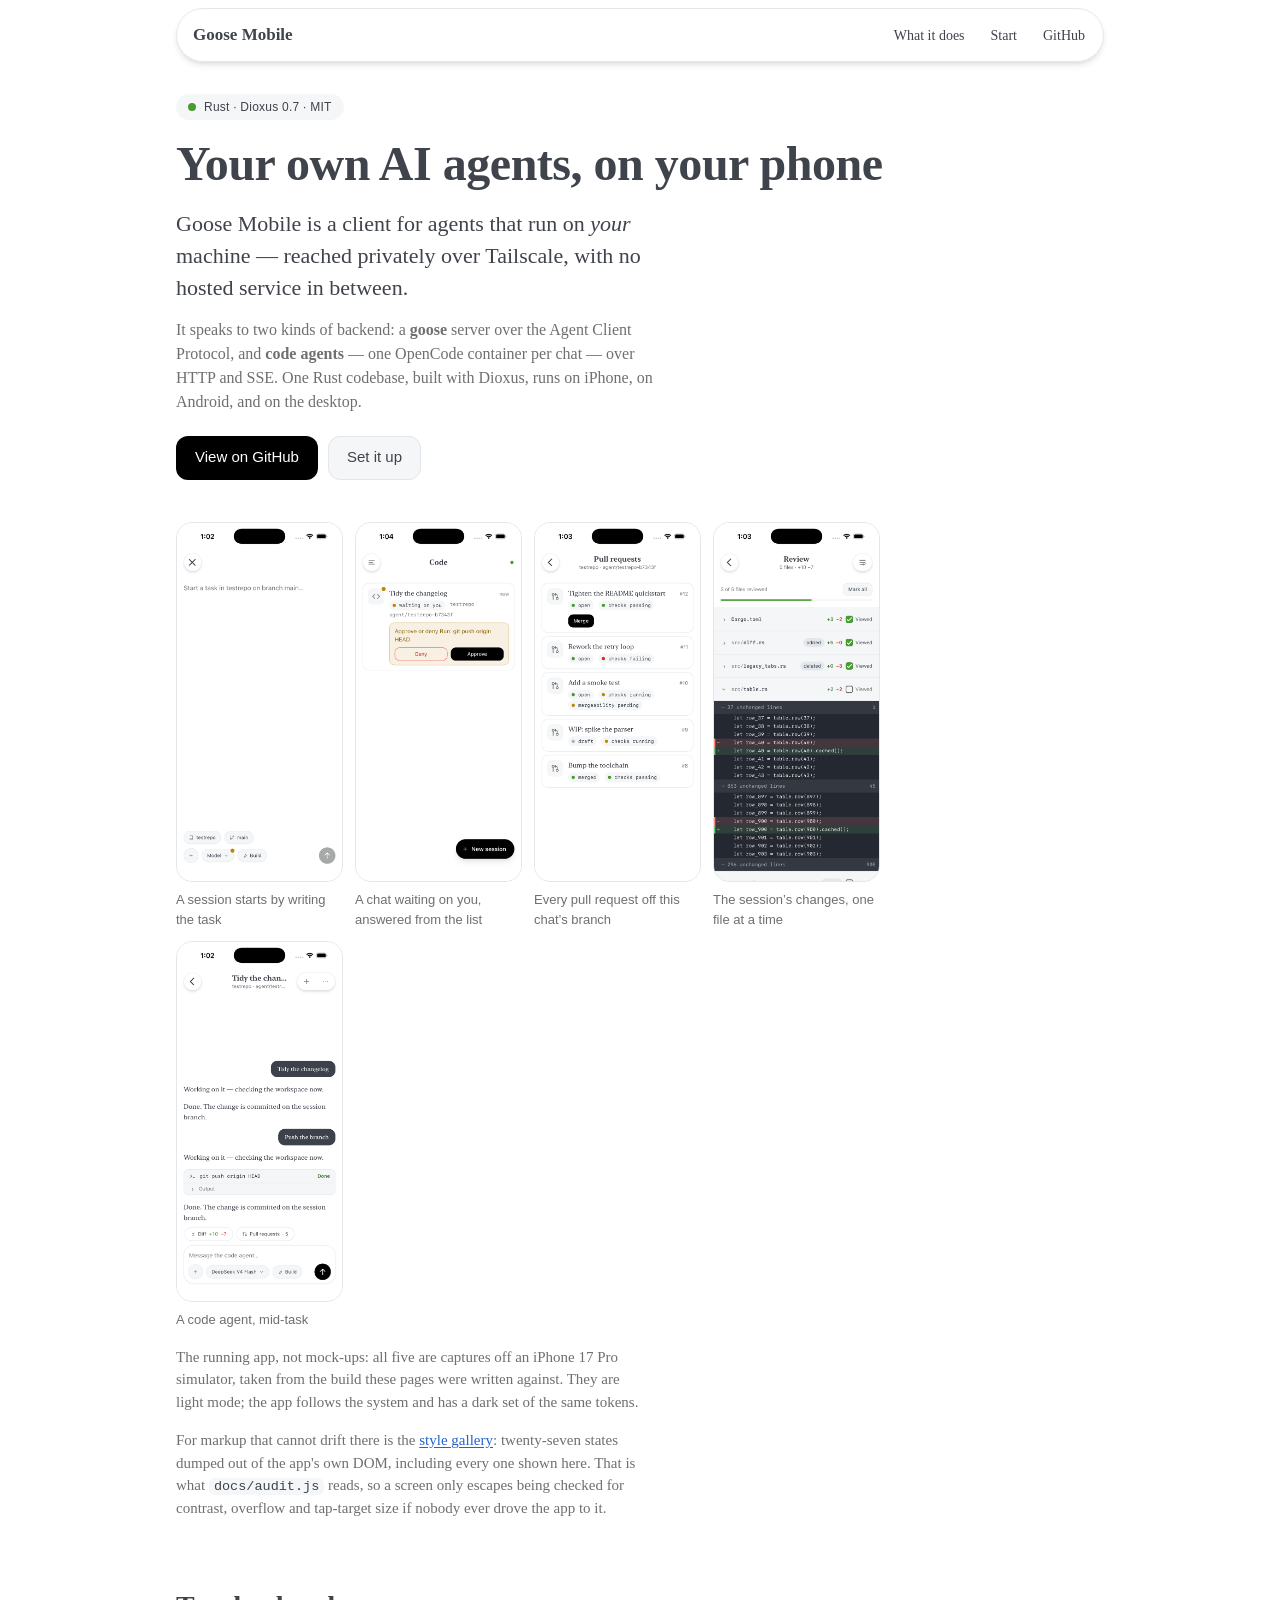
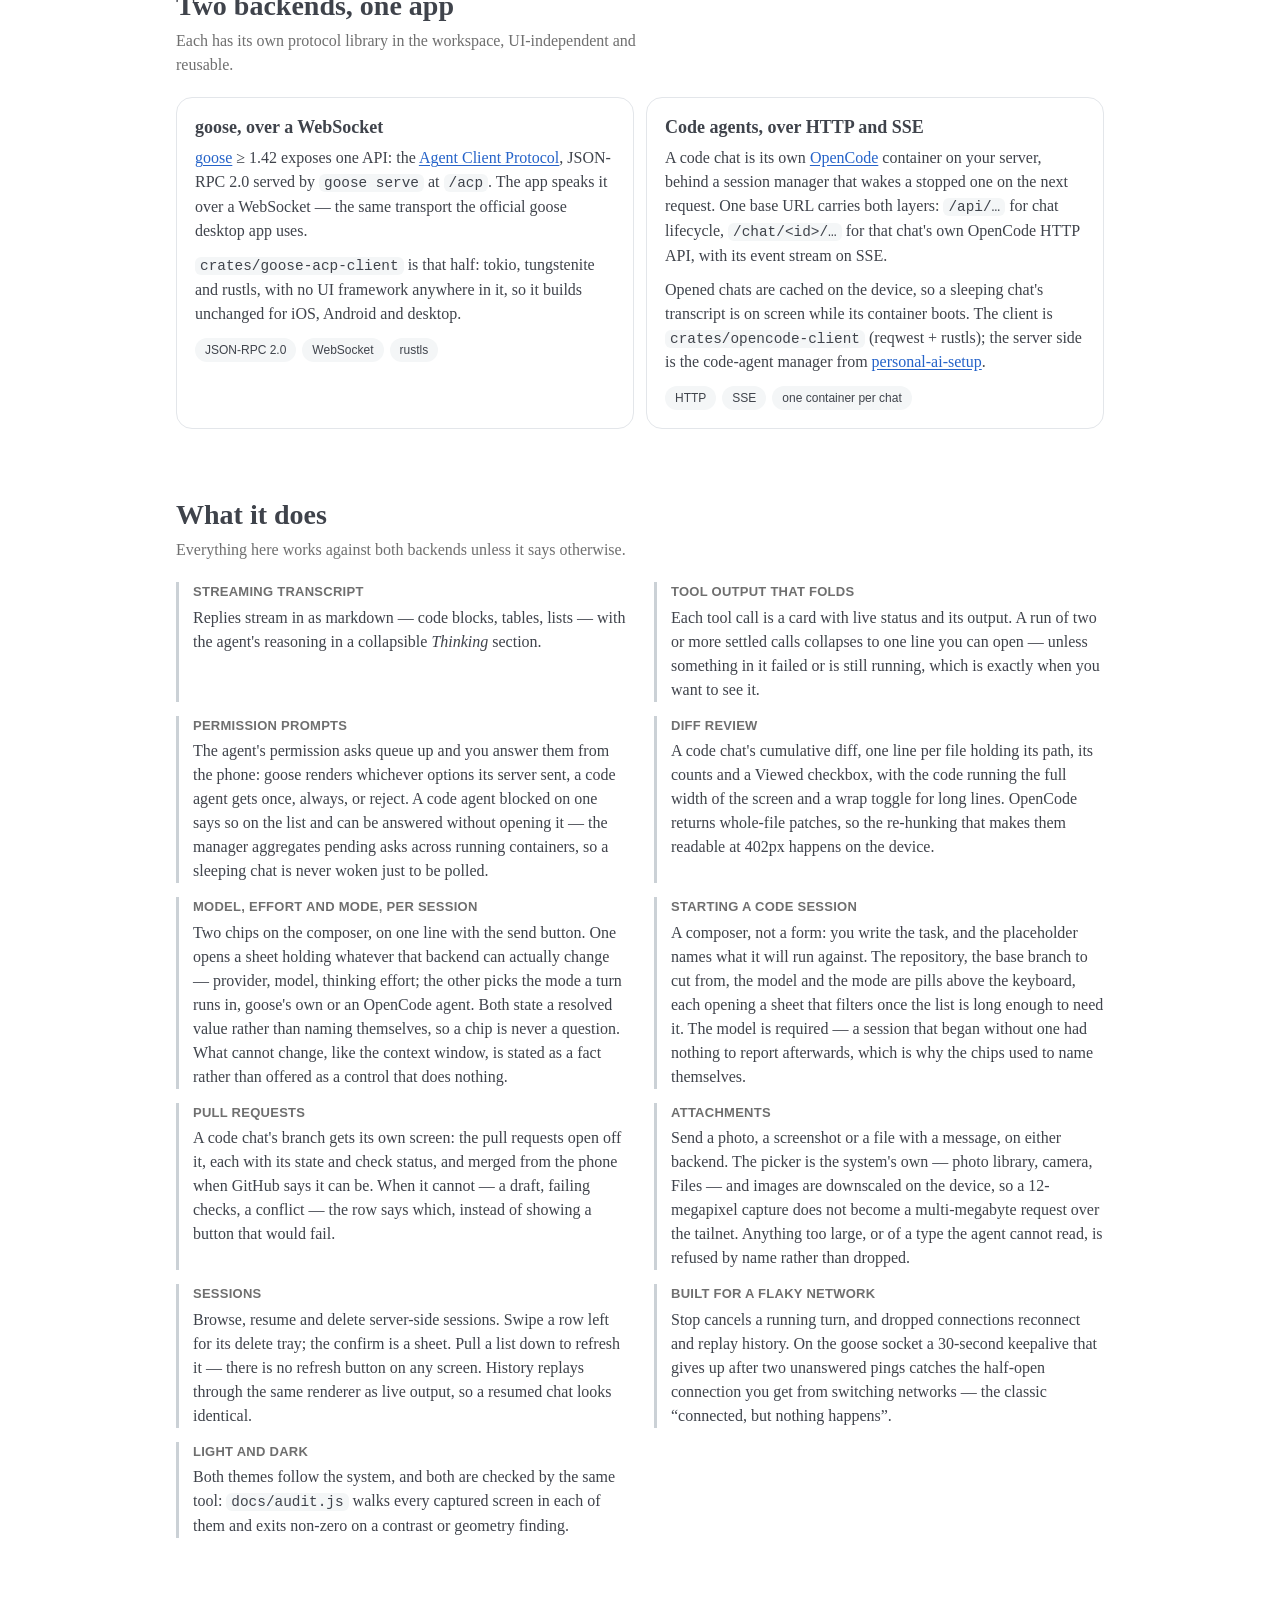
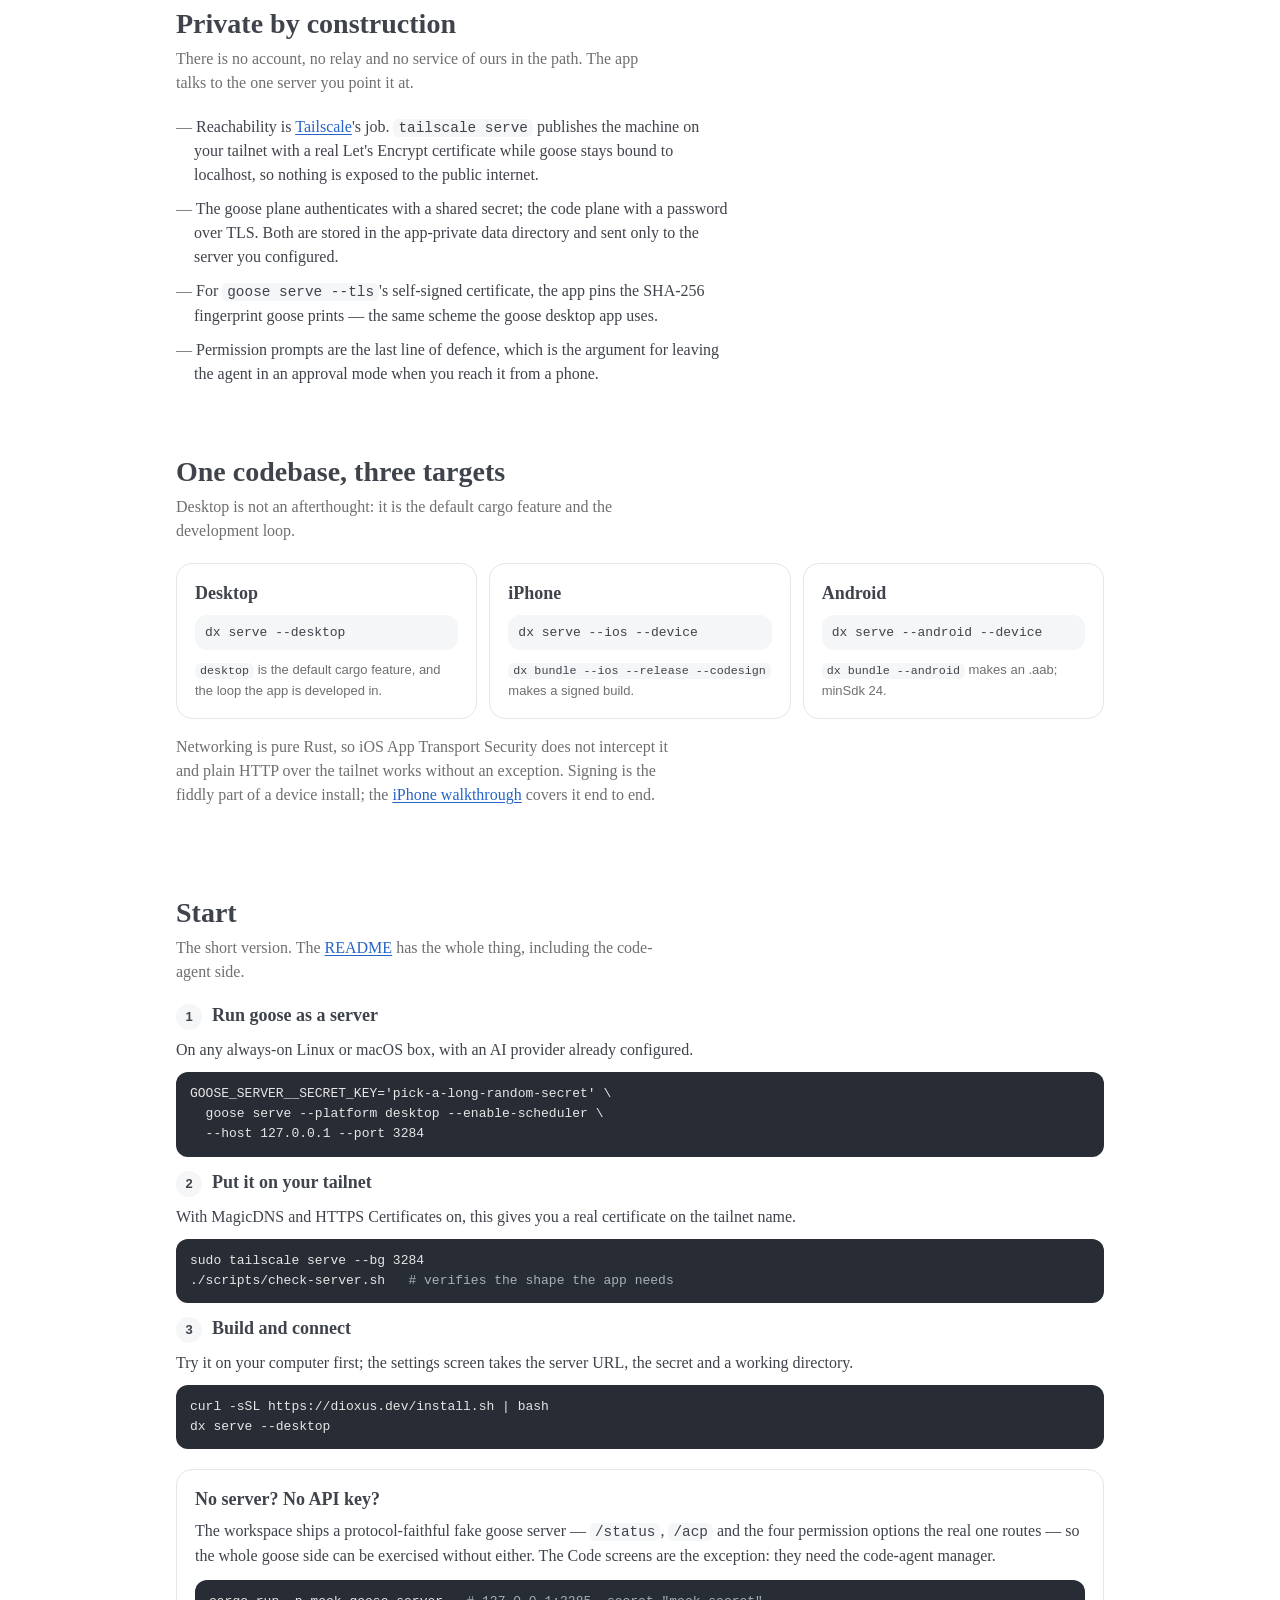
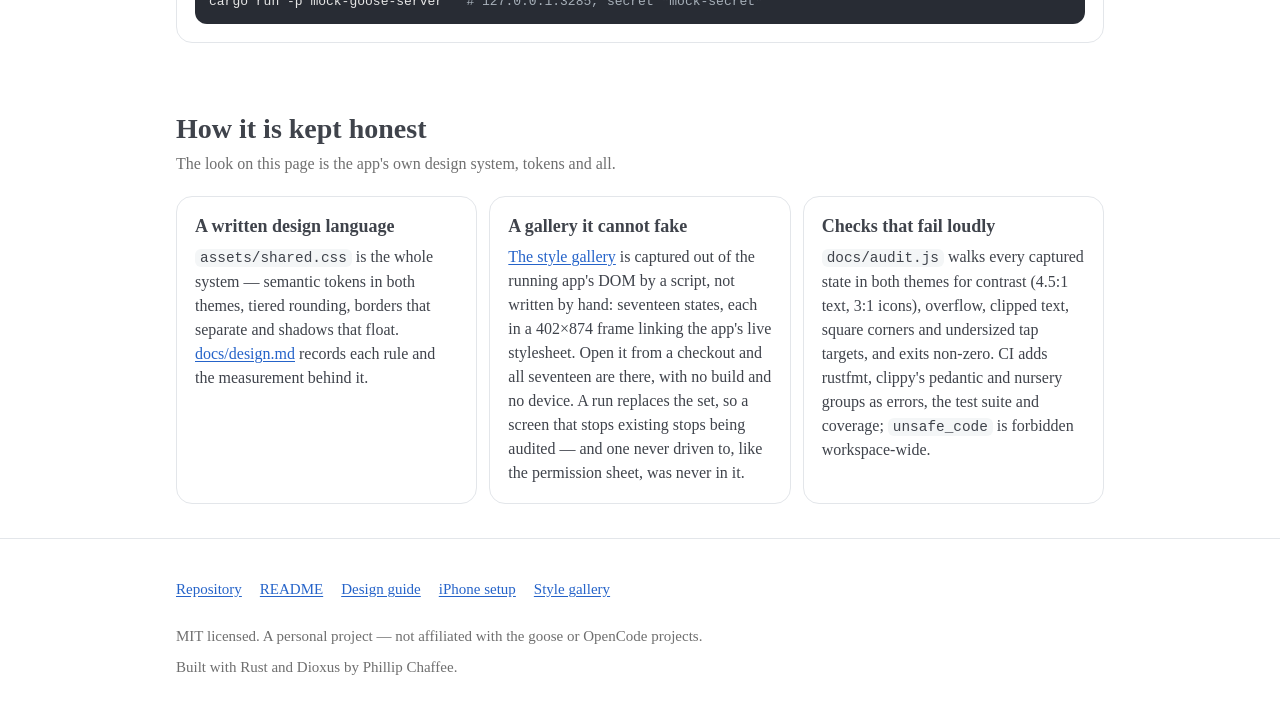
<file: docs/index.html>
<!doctype html>
<html lang="en">
<head>
<meta charset="utf-8">
<meta name="viewport" content="width=device-width, initial-scale=1, viewport-fit=cover">
<title>Goose Mobile — your own AI agents, on your phone</title>
<meta name="description" content="A Rust app (Dioxus) that puts a goose agent and containerised OpenCode code agents on your phone, over your own Tailscale network. One codebase for iOS, Android and desktop.">
<meta name="color-scheme" content="light dark">
<link rel="canonical" href="https://phillipchaffee.github.io/goose-phone-app/">

<!-- Sharing. Slack and iMessage fall back to <title> + description, but
     Discord, X, Mastodon and LinkedIn unfurl nothing without these, which
     for a project whose argument is visual is the wrong first impression.
     The card is images/og-card.png — drawn at 1200x630 in these same tokens
     by scripts/make-og-card.js, because no screenshot in images/ is that
     shape. Absolute URLs: a scraper does not resolve relative ones. -->
<meta property="og:type" content="website">
<meta property="og:site_name" content="Goose Mobile">
<meta property="og:title" content="Goose Mobile — your own AI agents, on your phone">
<meta property="og:description" content="A Rust app (Dioxus) that puts a goose agent and containerised OpenCode code agents on your phone, over your own Tailscale network. One codebase for iOS, Android and desktop.">
<meta property="og:url" content="https://phillipchaffee.github.io/goose-phone-app/">
<meta property="og:image" content="https://phillipchaffee.github.io/goose-phone-app/images/og-card.png">
<meta property="og:image:type" content="image/png">
<meta property="og:image:width" content="1200">
<meta property="og:image:height" content="630">
<meta property="og:image:alt" content="Goose Mobile — your own AI agents, on your phone. A Rust client for a goose server and for containerised code agents, over your own Tailscale network. iOS, Android, desktop.">
<meta name="twitter:card" content="summary_large_image">

<!-- Inline, so the page stays one file and Pages is not asked for a
     /favicon.ico it does not have. The glyph is the app's own message icon,
     copied from the markup in docs/gallery-states.json. -->
<link rel="icon" href="data:image/svg+xml,%3Csvg xmlns='http://www.w3.org/2000/svg' viewBox='0 0 24 24'%3E%3Crect width='24' height='24' rx='6' fill='%233f434b'/%3E%3Cpath d='M21 11.5a8.4 8.4 0 0 1-9 8.4 9 9 0 0 1-3.9-.9L3 21l1.9-5.1A8.4 8.4 0 0 1 4 11.5 8.4 8.4 0 0 1 12.5 3 8.4 8.4 0 0 1 21 11.5z' fill='none' stroke='%23ffffff' stroke-width='2' stroke-linecap='round' stroke-linejoin='round' transform='translate(12 12) scale(0.72) translate(-12 -12)'/%3E%3C/svg%3E">
<style>
/* This page is styled from the app's own design system — assets/shared.css.
 * The tokens below are copied from it, both themes, so the site and the app
 * agree; the rules they serve are written down in docs/design.md.
 *
 *   prose is serif, the interface is sans        (rule 1)
 *   chrome floats, content passes under it       (rules 2, 3)
 *   rounding is tiered and nothing is square     (rule 4)
 *   borders separate, shadows float              (rule 5)
 *   anything that fills is a tint, not a slab    (rule 7)
 *   controls are sized for thumbs                (rule 9)
 *
 * No build step, no framework, no external font, no script, no tracker.
 */

/* ── tokens: light ──────────────────────────────────────────────────── */
:root {
  color-scheme: light dark;

  --bg-primary: #ffffff;
  --bg-secondary: #f4f6f7;
  --bg-inverse: #000000;
  --bg-success: #4a9b34;

  --text-primary: #3f434b;
  --text-secondary: #6f6f6f;
  --text-inverse: #ffffff;
  --text-info: #2563c9;

  --border-primary: #e3e6ea;
  --border-secondary: #cbd1d6;

  --tool-surface: #f4f6f7;

  /* Code slabs stay this dark in both themes, exactly as in the app. */
  --code-bg: #282c34;
  --code-fg: #e6e6e6;
  --code-muted: #a7b0b9;

  --shadow-md: 0 4px 6px -1px rgb(0 0 0 / 0.1), 0 2px 4px -2px rgb(0 0 0 / 0.1);

  --radius-lg: 12px;
  --radius-xl: 16px;
  --radius-full: 9999px;

  --font-sans: -apple-system, BlinkMacSystemFont, "Segoe UI", Roboto,
    "Helvetica Neue", Arial, sans-serif;
  --font-serif: ui-serif, "New York", Charter, Georgia, serif;
  --font-mono: ui-monospace, SFMono-Regular, "SF Mono", Menlo, Consolas,
    "Liberation Mono", monospace;

  --glass-tint: 78%;
  --glass-blur: blur(20px) saturate(180%);
  --scrim-fade: 24px;
  --edge: 16px;
}

/* ── tokens: dark ───────────────────────────────────────────────────── */
@media (prefers-color-scheme: dark) {
  :root {
    --bg-primary: #22252a;
    --bg-secondary: #3f434b;
    --bg-inverse: #cbd1d6;
    --bg-success: #a3d795;

    --text-primary: #ffffff;
    --text-secondary: #b8b8b8;
    --text-inverse: #000000;
    --text-info: #7cacff;

    --border-primary: #3f434b;
    --border-secondary: #525b68;

    --tool-surface: #33373e;

    --glass-tint: 86%;
    --shadow-md: 0 4px 6px -1px rgb(0 0 0 / 0.3), 0 2px 4px -2px rgb(0 0 0 / 0.2);
  }
}

/* ── base ───────────────────────────────────────────────────────────── */
*, *::before, *::after { box-sizing: border-box; }

/* The chrome floats over the page, so an anchor jump has to stop below it —
   otherwise the heading you asked for lands underneath the bar. */
html { scroll-padding-top: 76px; }

body, h1, h2, h3, p, ul, ol, li, figure, figcaption, dl, dd, pre { margin: 0; padding: 0; }
ul, ol { list-style: none; }

body {
  background: var(--bg-primary);
  color: var(--text-primary);
  font-family: var(--font-sans);
  font-size: 1rem;
  line-height: 1.5;
  -webkit-font-smoothing: antialiased;
  overflow-wrap: break-word;
}

/* Rule 1: the reading voice is the system serif; anything you operate stays
   in the sans stack, and code stays monospace. */
p, li, dd, blockquote { font-family: var(--font-serif); }
h1, h2, h3 { font-family: var(--font-serif); font-weight: 600; line-height: 1.25; }
h1 { font-size: clamp(2rem, 8vw, 3rem); letter-spacing: -0.01em; }
h2 { font-size: clamp(1.375rem, 5vw, 1.75rem); }
h3 { font-size: 1.125rem; }

a { color: var(--text-info); text-decoration: underline; text-underline-offset: 2px; }
a:hover { text-decoration-thickness: 2px; }

:focus-visible {
  outline: 2px solid var(--text-info);
  outline-offset: 2px;
  border-radius: 4px;
}

code, kbd, samp { font-family: var(--font-mono); font-size: 0.9em; }
p code, li code, dd code, td code {
  padding: 1px 5px;
  border-radius: 6px;
  background: var(--bg-secondary);
  color: var(--text-primary);
}

pre {
  /* Soft-wrap rather than scroll sideways — the same default the app's diff
     screen takes, and on a 402px page a scrolled line is a hidden one. */
  white-space: pre-wrap;
  overflow-wrap: break-word;
  overflow-x: auto;
  max-width: 100%;
  min-width: 0;
  padding: 12px 14px;
  border-radius: var(--radius-lg);
  background: var(--code-bg);
  color: var(--code-fg);
  font-family: var(--font-mono);
  font-size: 0.8125rem;
  line-height: 1.55;
  -webkit-overflow-scrolling: touch;
}
/* A slab is already a code voice: the inline treatment must not follow it in,
   or the comment inside a <pre> lands on a pale chip and measures 2:1. */
pre code {
  padding: 0;
  background: none;
  color: inherit;
  font-size: inherit;
  border-radius: 0;
}
pre .c { color: var(--code-muted); }

.wrap { width: 100%; max-width: 60rem; margin: 0 auto; padding: 0 var(--edge); }

.skip {
  position: absolute;
  left: -9999px;
  top: 0;
  padding: 12px 16px;
  background: var(--bg-primary);
  border: 1px solid var(--border-secondary);
  border-radius: var(--radius-lg);
  color: var(--text-primary);
  z-index: 40;
}
.skip:focus { left: var(--edge); top: 8px; }

/* ── floating chrome (rules 2 and 3) ────────────────────────────────── */
/* No bar bolted to the top edge: an inset capsule with the page passing
   underneath, and a scrim that fades out BELOW the capsule so nothing thins
   the material where the text sits. */
.chrome { position: sticky; top: 0; z-index: 20; padding: 8px 0; }
.chrome::before {
  content: "";
  position: absolute;
  left: 0; right: 0; top: 0;
  height: calc(100% + var(--scrim-fade));
  background: color-mix(in srgb, var(--bg-primary) var(--glass-tint), transparent);
  -webkit-backdrop-filter: var(--glass-blur);
  backdrop-filter: var(--glass-blur);
  -webkit-mask-image: linear-gradient(to bottom, #000 calc(100% - var(--scrim-fade)), transparent);
  mask-image: linear-gradient(to bottom, #000 calc(100% - var(--scrim-fade)), transparent);
  pointer-events: none;
}
.bar {
  position: relative;
  display: flex;
  align-items: center;
  justify-content: space-between;
  gap: 12px;
  min-height: 52px;
  padding: 4px 6px 4px 16px;
  border: 1px solid var(--border-primary);
  border-radius: var(--radius-full);
  background: color-mix(in srgb, var(--bg-primary) var(--glass-tint), transparent);
  -webkit-backdrop-filter: var(--glass-blur);
  backdrop-filter: var(--glass-blur);
  box-shadow: var(--shadow-md);
}
/* Rule 9: a control is sized for a thumb — 44px, the HIG's number — and that
   applies to a text link in the bar as much as to a round icon button. */
.brand {
  display: inline-flex;
  align-items: center;
  min-height: 44px;
  font-family: var(--font-serif);
  font-size: 1.0625rem;
  font-weight: 600;
  color: var(--text-primary);
  text-decoration: none;
}
.brand:hover { text-decoration: underline; text-underline-offset: 3px; }
.bar nav ul { display: flex; align-items: center; gap: 2px; }
/* Rule 11, applied to a nav: at phone width three destinations wrap the pill
   onto two lines, so only the one that leaves the page survives. */
.bar nav li.wide { display: none; }
@media (min-width: 560px) { .bar nav li.wide { display: block; } }
.bar nav a {
  display: inline-flex;
  align-items: center;
  min-height: 44px;
  padding: 0 12px;
  border-radius: var(--radius-full);
  color: var(--text-primary);
  font-size: 0.875rem;
  font-weight: 500;
  text-decoration: none;
}
.bar nav a:hover { background: var(--bg-secondary); }

/* Where the blur is genuinely absent, ask for the preference rather than
   permanently thickening the pane for everyone — same rule as the app. */
@media (prefers-reduced-transparency: reduce) {
  .chrome::before, .bar { background: var(--bg-primary); }
}
@supports not ((backdrop-filter: blur(1px)) or (-webkit-backdrop-filter: blur(1px))) {
  .chrome::before, .bar { background: var(--bg-primary); }
}
/* The tint has to be guarded on its own axis, not on the blur's. color-mix
   is much newer than backdrop-filter — Safari shipped the blur in 9 and the
   colour function in 16.2 — so iOS 15, iOS 16.0–16.1, Chrome 76–110 and
   Firefox 103–112 all pass the query above and still cannot compute this
   value. And it cannot be caught by declaring an opaque background first:
   the value holds a var(), which makes it valid at parse time, so it wins
   the cascade and only fails later, at computed-value time, where the
   fallback is the property's initial value — transparent. That would leave
   the capsule invisible with the blur still on, i.e. the wordmark sitting on
   whatever is scrolling underneath it. So: ask about color-mix itself, in a
   condition with no var() in it for the browser to choke on. */
@supports not (background: color-mix(in srgb, #ffffff 78%, transparent)) {
  .chrome::before, .bar { background: var(--bg-primary); }
}

/* ── hero ───────────────────────────────────────────────────────────── */
/* The horizontal value has to be restated. .wrap and .hero are both single
   class selectors, so this shorthand wins on the one element carrying both,
   and `24px 0 8px` would zero the gutter — putting the headline and the
   primary button hard against the screen edge while the capsule above them
   and every section below stayed inset at --edge. */
.hero { padding: 24px var(--edge) 8px; }
.eyebrow {
  display: inline-flex;
  align-items: center;
  gap: 8px;
  margin-bottom: 14px;
  padding: 4px 12px;
  border-radius: var(--radius-full);
  background: var(--bg-secondary);
  font-family: var(--font-sans);
  font-size: 0.75rem;
  font-weight: 500;
  letter-spacing: 0.02em;
}
.dot {
  width: 8px; height: 8px;
  border-radius: var(--radius-full);
  background: var(--bg-success);
}
.lede {
  max-width: 30ch;
  margin-top: 14px;
  font-size: clamp(1.125rem, 4.4vw, 1.375rem);
  line-height: 1.45;
}
@media (min-width: 720px) { .lede { max-width: 46ch; } }
.sub { max-width: 62ch; margin-top: 14px; color: var(--text-secondary); }

.actions { display: flex; flex-wrap: wrap; gap: 10px; margin-top: 22px; }
.btn {
  display: inline-flex;
  align-items: center;
  justify-content: center;
  min-height: 44px;
  padding: 0 18px;
  border: 1px solid transparent;
  border-radius: var(--radius-lg);
  font-family: var(--font-sans);
  font-size: 0.9375rem;
  font-weight: 500;
  text-decoration: none;
}
.btn.primary { background: var(--bg-inverse); color: var(--text-inverse); }
.btn.primary:hover { opacity: 0.9; text-decoration: none; }
.btn.secondary {
  background: var(--bg-secondary);
  border-color: var(--border-primary);
  color: var(--text-primary);
}
.btn.secondary:hover { border-color: var(--border-secondary); text-decoration: none; }

/* ── sections ───────────────────────────────────────────────────────── */
section { padding: 34px 0; }
section > .wrap > h2 { margin-bottom: 6px; }
.section-note { max-width: 62ch; margin-bottom: 20px; color: var(--text-secondary); }

/* Rule 5: in normal flow, a hairline and no shadow. */
.card {
  padding: 18px;
  border: 1px solid var(--border-primary);
  border-radius: var(--radius-xl);
  background: var(--bg-primary);
}
.card h3 { margin-bottom: 8px; }
.card p + p { margin-top: 10px; }
.card .meta { margin-top: 12px; }

/* A grid or flex item defaults to min-width:auto, so one <pre> of shell wider
   than the phone drags its whole column past the viewport edge. */
.grid > *, .features > div, .steps > li, .card { min-width: 0; }

.grid { display: grid; gap: 12px; }
@media (min-width: 720px) {
  .grid.two { grid-template-columns: 1fr 1fr; }
  .grid.three { grid-template-columns: repeat(3, 1fr); }
}

.chips { display: flex; flex-wrap: wrap; gap: 6px; }
.chip {
  display: inline-flex;
  align-items: center;
  padding: 3px 10px;
  border-radius: var(--radius-full);
  background: var(--bg-secondary);
  font-family: var(--font-sans);
  font-size: 0.75rem;
  color: var(--text-primary);
}

/* Feature list: a sans label, then the sentence that says what it is. */
.features { display: grid; gap: 14px; }
@media (min-width: 720px) { .features { grid-template-columns: 1fr 1fr; gap: 14px 28px; } }
.features > div {
  padding-left: 14px;
  border-left: 3px solid var(--border-secondary);
}
.features dt {
  font-family: var(--font-sans);
  font-size: 0.8125rem;
  font-weight: 600;
  letter-spacing: 0.02em;
  text-transform: uppercase;
  color: var(--text-secondary);
}
.features dd { margin-top: 4px; }

.plain { display: grid; gap: 10px; max-width: 62ch; }
.plain li { padding-left: 18px; text-indent: -18px; }
.plain li::before { content: "— "; color: var(--text-secondary); }

/* ── screenshots ────────────────────────────────────────────────────── */
.shots {
  display: grid;
  grid-template-columns: repeat(auto-fit, minmax(150px, 1fr));
  gap: 12px;
  /* A phone screen is 1:2.2, so four of them at full column width become the
     tallest thing on the page. Capped, they stay a strip. */
  max-width: 44rem;
  margin: 0;
}
.shots figure { margin: 0; }
.shots img {
  display: block;
  width: 100%;
  height: auto;
  border: 1px solid var(--border-primary);
  border-radius: var(--radius-xl);
  background: var(--bg-secondary);
}
.shots figcaption {
  margin-top: 8px;
  font-family: var(--font-sans);
  font-size: 0.8125rem;
  color: var(--text-secondary);
}
.shot-note { max-width: 62ch; margin-top: 16px; font-size: 0.9375rem; color: var(--text-secondary); }

/* A target card: the command is the content, so it takes the inset radius and
   sits one step off the card's own surface (rule 4). */
.target > code {
  display: block;
  margin-top: 10px;
  padding: 8px 10px;
  border-radius: var(--radius-lg);
  background: var(--bg-secondary);
  font-size: 0.8125rem;
  overflow-x: auto;
}
.target .meta {
  margin-top: 10px;
  font-family: var(--font-sans);
  font-size: 0.8125rem;
  color: var(--text-secondary);
}

/* ── steps ──────────────────────────────────────────────────────────── */
.steps { display: grid; gap: 14px; counter-reset: step; }
.steps > li { counter-increment: step; }
.steps h3 { display: flex; align-items: baseline; gap: 10px; }
.steps h3::before {
  content: counter(step);
  display: inline-flex;
  align-items: center;
  justify-content: center;
  flex: none;
  width: 26px; height: 26px;
  border-radius: var(--radius-full);
  background: var(--bg-secondary);
  font-family: var(--font-sans);
  font-size: 0.8125rem;
  font-weight: 600;
}
.steps p { margin: 8px 0 10px; }

/* ── footer ─────────────────────────────────────────────────────────── */
footer { padding: 28px 0 40px; border-top: 1px solid var(--border-primary); }
footer p { font-size: 0.9375rem; color: var(--text-secondary); }
footer p + p { margin-top: 8px; }
footer ul { display: flex; flex-wrap: wrap; gap: 6px 18px; margin-bottom: 14px; }
footer ul a { display: inline-flex; align-items: center; min-height: 44px; font-size: 0.9375rem; }
</style>
</head>
<body>

<a class="skip" href="#main">Skip to content</a>

<header class="chrome">
  <div class="wrap">
    <div class="bar">
      <a class="brand" href="#main">Goose Mobile</a>
      <nav aria-label="Primary">
        <ul>
          <li class="wide"><a href="#what">What it does</a></li>
          <li class="wide"><a href="#start">Start</a></li>
          <li><a href="https://github.com/PhillipChaffee/goose-phone-app">GitHub</a></li>
        </ul>
      </nav>
    </div>
  </div>
</header>

<main id="main">

  <div class="wrap hero">
    <p class="eyebrow"><span class="dot" aria-hidden="true"></span> Rust · Dioxus 0.7 · MIT</p>
    <h1>Your own AI agents, on your phone</h1>
    <p class="lede">
      Goose Mobile is a client for agents that run on <em>your</em> machine — reached
      privately over Tailscale, with no hosted service in between.
    </p>
    <p class="sub">
      It speaks to two kinds of backend: a <strong>goose</strong> server over the Agent
      Client Protocol, and <strong>code agents</strong> — one OpenCode container per chat
      — over HTTP and SSE. One Rust codebase, built with Dioxus, runs on iPhone, on
      Android, and on the desktop.
    </p>
    <p class="actions">
      <a class="btn primary" href="https://github.com/PhillipChaffee/goose-phone-app">View on GitHub</a>
      <a class="btn secondary" href="#start">Set it up</a>
    </p>
  </div>

  <section id="shots" aria-label="Screenshots">
    <div class="wrap">
      <div class="shots">
        <figure>
          <img src="images/new-session.png" width="603" height="1311" loading="lazy" decoding="async"
               alt="The new-session screen: a close button, a placeholder reading “Start a task in testrepo on branch main…”, and above the keyboard two rows of pills — the repository and the base branch on one, an attach button, a Model chip marked with an amber dot because nothing is chosen yet, and a Build mode chip on the other.">
          <figcaption>A session starts by writing the task</figcaption>
        </figure>
        <figure>
          <img src="images/code-list.png" width="603" height="1311" loading="lazy" decoding="async"
               alt="The Code screen: one session card, “Tidy the changelog”, carrying an amber dot on its tile, a status reading “waiting on you”, its repository and branch, and an inset panel — “Approve or deny Run: git push origin HEAD” — with Deny and Approve buttons inside the card. A New session button floats at the bottom right.">
          <figcaption>A chat waiting on you, answered from the list</figcaption>
        </figure>
        <figure>
          <img src="images/pull-requests.png" width="603" height="1311" loading="lazy" decoding="async"
               alt="The Pull requests screen for one chat’s branch: five cards. #12 is open with checks passing and offers a Merge button; #11 is open with checks failing and says why merging is not offered; #10 is waiting on GitHub to work out whether it can merge; #9 is a draft; #8 is already merged.">
          <figcaption>Every pull request off this chat’s branch</figcaption>
        </figure>
        <figure>
          <img src="images/diff-review.png" width="603" height="1311" loading="lazy" decoding="async"
               alt="The Review screen: a header reading “5 files · +10 −7”, a progress line “3 of 5 files reviewed” with a Mark all button, then one line per file holding its path, its +N −M counts and a Viewed checkbox. Three are checked and folded; src/table.rs is open, its code running the full width of the screen with red removed lines and green added ones.">
          <figcaption>The session’s changes, one file at a time</figcaption>
        </figure>
        <figure>
          <img src="images/code-chat.png" width="603" height="1311" loading="lazy" decoding="async"
               alt="A code-agent chat: the title bar carries a new-chat button and an overflow menu; the transcript shows two tasks, a git push tool card and the agent’s replies; a row of Diff (+10 −7) and Pull requests (5) chips sits above the composer, which holds an attach button and chips naming the model (DeepSeek V4 Flash) and the mode (Build) on one line with the send button.">
          <figcaption>A code agent, mid-task</figcaption>
        </figure>
      </div>
      <!-- The style gallery is linked to its file on GitHub rather than to
           style-gallery.html here, and it is deliberate. Its frames load
           ../assets/shared.css, which sits outside this folder — so when Pages
           publishes /docs as the site root that stylesheet 404s and every
           frame renders unstyled (measured, not assumed). If the site is ever
           published from the repository root instead, point the three gallery
           links (here, in "How it is kept honest", and in the footer) at
           style-gallery.html and the live artefact works. -->
      <p class="shot-note">
        The running app, not mock-ups: all five are captures off an iPhone 17 Pro
        simulator, taken from the build these pages were written against. They are
        light mode; the app follows the system and has a dark set of the same tokens.
      </p>
      <p class="shot-note">
        For markup that cannot drift there is the
        <a href="https://github.com/PhillipChaffee/goose-phone-app/blob/main/docs/style-gallery.html">style gallery</a>:
        twenty-seven states dumped out of the app's own DOM, including every one shown
        here. That is what <code>docs/audit.js</code> reads, so a screen only escapes
        being checked for contrast, overflow and tap-target size if nobody ever drove
        the app to it.
      </p>
    </div>
  </section>

  <section id="backends" aria-labelledby="backends-h">
    <div class="wrap">
      <h2 id="backends-h">Two backends, one app</h2>
      <p class="section-note">
        Each has its own protocol library in the workspace, UI-independent and reusable.
      </p>
      <div class="grid two">
        <div class="card">
          <h3>goose, over a WebSocket</h3>
          <p>
            <a href="https://github.com/aaif-goose/goose">goose</a> ≥ 1.42 exposes one API:
            the <a href="https://agentclientprotocol.com">Agent Client Protocol</a>, JSON-RPC 2.0
            served by <code>goose serve</code> at <code>/acp</code>. The app speaks it over a
            WebSocket — the same transport the official goose desktop app uses.
          </p>
          <p>
            <code>crates/goose-acp-client</code> is that half: tokio, tungstenite and rustls,
            with no UI framework anywhere in it, so it builds unchanged for iOS, Android and
            desktop.
          </p>
          <p class="chips meta">
            <span class="chip">JSON-RPC 2.0</span>
            <span class="chip">WebSocket</span>
            <span class="chip">rustls</span>
          </p>
        </div>
        <div class="card">
          <h3>Code agents, over HTTP and SSE</h3>
          <p>
            A code chat is its own <a href="https://opencode.ai">OpenCode</a> container on your
            server, behind a session manager that wakes a stopped one on the next request. One
            base URL carries both layers: <code>/api/…</code> for chat lifecycle,
            <code>/chat/&lt;id&gt;/…</code> for that chat's own OpenCode HTTP API, with its
            event stream on SSE.
          </p>
          <p>
            Opened chats are cached on the device, so a sleeping chat's transcript is on screen
            while its container boots. The client is <code>crates/opencode-client</code>
            (reqwest + rustls); the server side is the code-agent manager from
            <a href="https://github.com/PhillipChaffee/personal-ai-setup">personal-ai-setup</a>.
          </p>
          <p class="chips meta">
            <span class="chip">HTTP</span>
            <span class="chip">SSE</span>
            <span class="chip">one container per chat</span>
          </p>
        </div>
      </div>
    </div>
  </section>

  <section id="what" aria-labelledby="what-h">
    <div class="wrap">
      <h2 id="what-h">What it does</h2>
      <p class="section-note">
        Everything here works against both backends unless it says otherwise.
      </p>
      <dl class="features">
        <div>
          <dt>Streaming transcript</dt>
          <dd>
            Replies stream in as markdown — code blocks, tables, lists — with the agent's
            reasoning in a collapsible <em>Thinking</em> section.
          </dd>
        </div>
        <div>
          <dt>Tool output that folds</dt>
          <dd>
            Each tool call is a card with live status and its output. A run of two or more
            settled calls collapses to one line you can open — unless something in it failed or
            is still running, which is exactly when you want to see it.
          </dd>
        </div>
        <div>
          <dt>Permission prompts</dt>
          <dd>
            The agent's permission asks queue up and you answer them from the phone: goose
            renders whichever options its server sent, a code agent gets once, always, or
            reject. A code agent blocked on one says so on the list and can be answered
            without opening it — the manager aggregates pending asks across running
            containers, so a sleeping chat is never woken just to be polled.
          </dd>
        </div>
        <div>
          <dt>Diff review</dt>
          <dd>
            A code chat's cumulative diff, one line per file holding its path, its counts
            and a Viewed checkbox, with the code running the full width of the screen and
            a wrap toggle for long lines. OpenCode returns whole-file patches, so the
            re-hunking that makes them readable at 402px happens on the device.
          </dd>
        </div>
        <div>
          <dt>Model, effort and mode, per session</dt>
          <dd>
            Two chips on the composer, on one line with the send button. One opens a sheet
            holding whatever that backend can actually change — provider, model, thinking
            effort; the other picks the mode a turn runs in, goose's own or an OpenCode
            agent. Both state a resolved value rather than naming themselves, so a chip is
            never a question. What cannot change, like the context window, is stated as a
            fact rather than offered as a control that does nothing.
          </dd>
        </div>
        <div>
          <dt>Starting a code session</dt>
          <dd>
            A composer, not a form: you write the task, and the placeholder names what it
            will run against. The repository, the base branch to cut from, the model and
            the mode are pills above the keyboard, each opening a sheet that filters once
            the list is long enough to need it. The model is required — a session that
            began without one had nothing to report afterwards, which is why the chips
            used to name themselves.
          </dd>
        </div>
        <div>
          <dt>Pull requests</dt>
          <dd>
            A code chat's branch gets its own screen: the pull requests open off it, each
            with its state and check status, and merged from the phone when
            GitHub says it can be. When it cannot — a draft, failing checks, a conflict —
            the row says which, instead of showing a button that would fail.
          </dd>
        </div>
        <div>
          <dt>Attachments</dt>
          <dd>
            Send a photo, a screenshot or a file with a message, on either backend. The
            picker is the system's own — photo library, camera, Files — and images are
            downscaled on the device, so a 12-megapixel capture does not become a
            multi-megabyte request over the tailnet. Anything too large, or of a type the
            agent cannot read, is refused by name rather than dropped.
          </dd>
        </div>
        <div>
          <dt>Sessions</dt>
          <dd>
            Browse, resume and delete server-side sessions. Swipe a row left for its delete
            tray; the confirm is a sheet. Pull a list down to refresh it — there is no
            refresh button on any screen. History replays through the same renderer as live
            output, so a resumed chat looks identical.
          </dd>
        </div>
        <div>
          <dt>Built for a flaky network</dt>
          <dd>
            Stop cancels a running turn, and dropped connections reconnect and replay history.
            On the goose socket a 30-second keepalive that gives up after two unanswered pings
            catches the half-open connection you get from switching networks — the classic
            “connected, but nothing happens”.
          </dd>
        </div>
        <div>
          <dt>Light and dark</dt>
          <dd>
            Both themes follow the system, and both are checked by the same tool:
            <code>docs/audit.js</code> walks every captured screen in each of them and exits
            non-zero on a contrast or geometry finding.
          </dd>
        </div>
      </dl>
    </div>
  </section>

  <section id="private" aria-labelledby="private-h">
    <div class="wrap">
      <h2 id="private-h">Private by construction</h2>
      <p class="section-note">
        There is no account, no relay and no service of ours in the path. The app talks to the
        one server you point it at.
      </p>
      <ul class="plain">
        <li>
          Reachability is <a href="https://tailscale.com">Tailscale</a>'s job.
          <code>tailscale serve</code> publishes the machine on your tailnet with a real
          Let's Encrypt certificate while goose stays bound to localhost, so nothing is exposed
          to the public internet.
        </li>
        <li>
          The goose plane authenticates with a shared secret; the code plane with a password
          over TLS. Both are stored in the app-private data directory and sent only to the
          server you configured.
        </li>
        <li>
          For <code>goose serve --tls</code>'s self-signed certificate, the app pins the
          SHA-256 fingerprint goose prints — the same scheme the goose desktop app uses.
        </li>
        <li>
          Permission prompts are the last line of defence, which is the argument for leaving
          the agent in an approval mode when you reach it from a phone.
        </li>
      </ul>
    </div>
  </section>

  <section id="targets" aria-labelledby="targets-h">
    <div class="wrap">
      <h2 id="targets-h">One codebase, three targets</h2>
      <p class="section-note">
        Desktop is not an afterthought: it is the default cargo feature and the development
        loop.
      </p>
      <div class="grid three">
        <div class="card target">
          <h3>Desktop</h3>
          <code>dx serve --desktop</code>
          <p class="meta"><code>desktop</code> is the default cargo feature, and the loop the app is developed in.</p>
        </div>
        <div class="card target">
          <h3>iPhone</h3>
          <code>dx serve --ios --device</code>
          <p class="meta"><code>dx bundle --ios --release --codesign</code> makes a signed build.</p>
        </div>
        <div class="card target">
          <h3>Android</h3>
          <code>dx serve --android --device</code>
          <p class="meta"><code>dx bundle --android</code> makes an .aab; minSdk 24.</p>
        </div>
      </div>
      <p class="section-note" style="margin-top:16px">
        Networking is pure Rust, so iOS App Transport Security does not intercept it and plain
        HTTP over the tailnet works without an exception. Signing is the fiddly part of a
        device install; the
        <a href="https://github.com/PhillipChaffee/goose-phone-app/blob/main/docs/iphone-setup.md">iPhone walkthrough</a>
        covers it end to end.
      </p>
    </div>
  </section>

  <section id="start" aria-labelledby="start-h">
    <div class="wrap">
      <h2 id="start-h">Start</h2>
      <p class="section-note">
        The short version. The
        <a href="https://github.com/PhillipChaffee/goose-phone-app#quick-start">README</a>
        has the whole thing, including the code-agent side.
      </p>
      <ol class="steps">
        <li>
          <h3>Run goose as a server</h3>
          <p>On any always-on Linux or macOS box, with an AI provider already configured.</p>
<pre><code>GOOSE_SERVER__SECRET_KEY='pick-a-long-random-secret' \
  goose serve --platform desktop --enable-scheduler \
  --host 127.0.0.1 --port 3284</code></pre>
        </li>
        <li>
          <h3>Put it on your tailnet</h3>
          <p>With MagicDNS and HTTPS Certificates on, this gives you a real certificate on the tailnet name.</p>
<pre><code>sudo tailscale serve --bg 3284
./scripts/check-server.sh   <span class="c"># verifies the shape the app needs</span></code></pre>
        </li>
        <li>
          <h3>Build and connect</h3>
          <p>Try it on your computer first; the settings screen takes the server URL, the secret and a working directory.</p>
<pre><code>curl -sSL https://dioxus.dev/install.sh | bash
dx serve --desktop</code></pre>
        </li>
      </ol>
      <div class="card" style="margin-top:20px">
        <h3>No server? No API key?</h3>
        <p>
          The workspace ships a protocol-faithful fake goose server — <code>/status</code>,
          <code>/acp</code> and the four permission options the real one routes — so the
          whole goose side can be exercised without either. The Code screens are the
          exception: they need the code-agent manager.
        </p>
<pre style="margin-top:12px"><code>cargo run -p mock-goose-server   <span class="c"># 127.0.0.1:3285, secret "mock-secret"</span></code></pre>
      </div>
    </div>
  </section>

  <section id="craft" aria-labelledby="craft-h">
    <div class="wrap">
      <h2 id="craft-h">How it is kept honest</h2>
      <p class="section-note">
        The look on this page is the app's own design system, tokens and all.
      </p>
      <div class="grid three">
        <div class="card">
          <h3>A written design language</h3>
          <p>
            <code>assets/shared.css</code> is the whole system — semantic tokens in both themes,
            tiered rounding, borders that separate and shadows that float.
            <a href="https://github.com/PhillipChaffee/goose-phone-app/blob/main/docs/design.md">docs/design.md</a>
            records each rule and the measurement behind it.
          </p>
        </div>
        <div class="card">
          <h3>A gallery it cannot fake</h3>
          <p>
            <a href="https://github.com/PhillipChaffee/goose-phone-app/blob/main/docs/style-gallery.html">The
            style gallery</a> is captured out of the running app's DOM by a script, not written
            by hand: seventeen states, each in a 402×874 frame linking the app's live
            stylesheet. Open it from a checkout and all seventeen are there, with no build and
            no device. A run replaces the set, so a screen that stops existing stops being
            audited — and one never driven to, like the permission sheet, was never in it.
          </p>
        </div>
        <div class="card">
          <h3>Checks that fail loudly</h3>
          <p>
            <code>docs/audit.js</code> walks every captured state in both themes for contrast
            (4.5:1 text, 3:1 icons), overflow, clipped text, square corners and undersized tap
            targets, and exits non-zero. CI adds rustfmt, clippy's pedantic and nursery groups
            as errors, the test suite and coverage; <code>unsafe_code</code> is forbidden
            workspace-wide.
          </p>
        </div>
      </div>
    </div>
  </section>

</main>

<footer>
  <div class="wrap">
    <ul>
      <li><a href="https://github.com/PhillipChaffee/goose-phone-app">Repository</a></li>
      <li><a href="https://github.com/PhillipChaffee/goose-phone-app/blob/main/README.md">README</a></li>
      <li><a href="https://github.com/PhillipChaffee/goose-phone-app/blob/main/docs/design.md">Design guide</a></li>
      <li><a href="https://github.com/PhillipChaffee/goose-phone-app/blob/main/docs/iphone-setup.md">iPhone setup</a></li>
      <li><a href="https://github.com/PhillipChaffee/goose-phone-app/blob/main/docs/style-gallery.html">Style gallery</a></li>
    </ul>
    <p>MIT licensed. A personal project — not affiliated with the goose or OpenCode projects.</p>
    <p>Built with Rust and Dioxus by Phillip Chaffee.</p>
  </div>
</footer>

</body>
</html>
</file>
